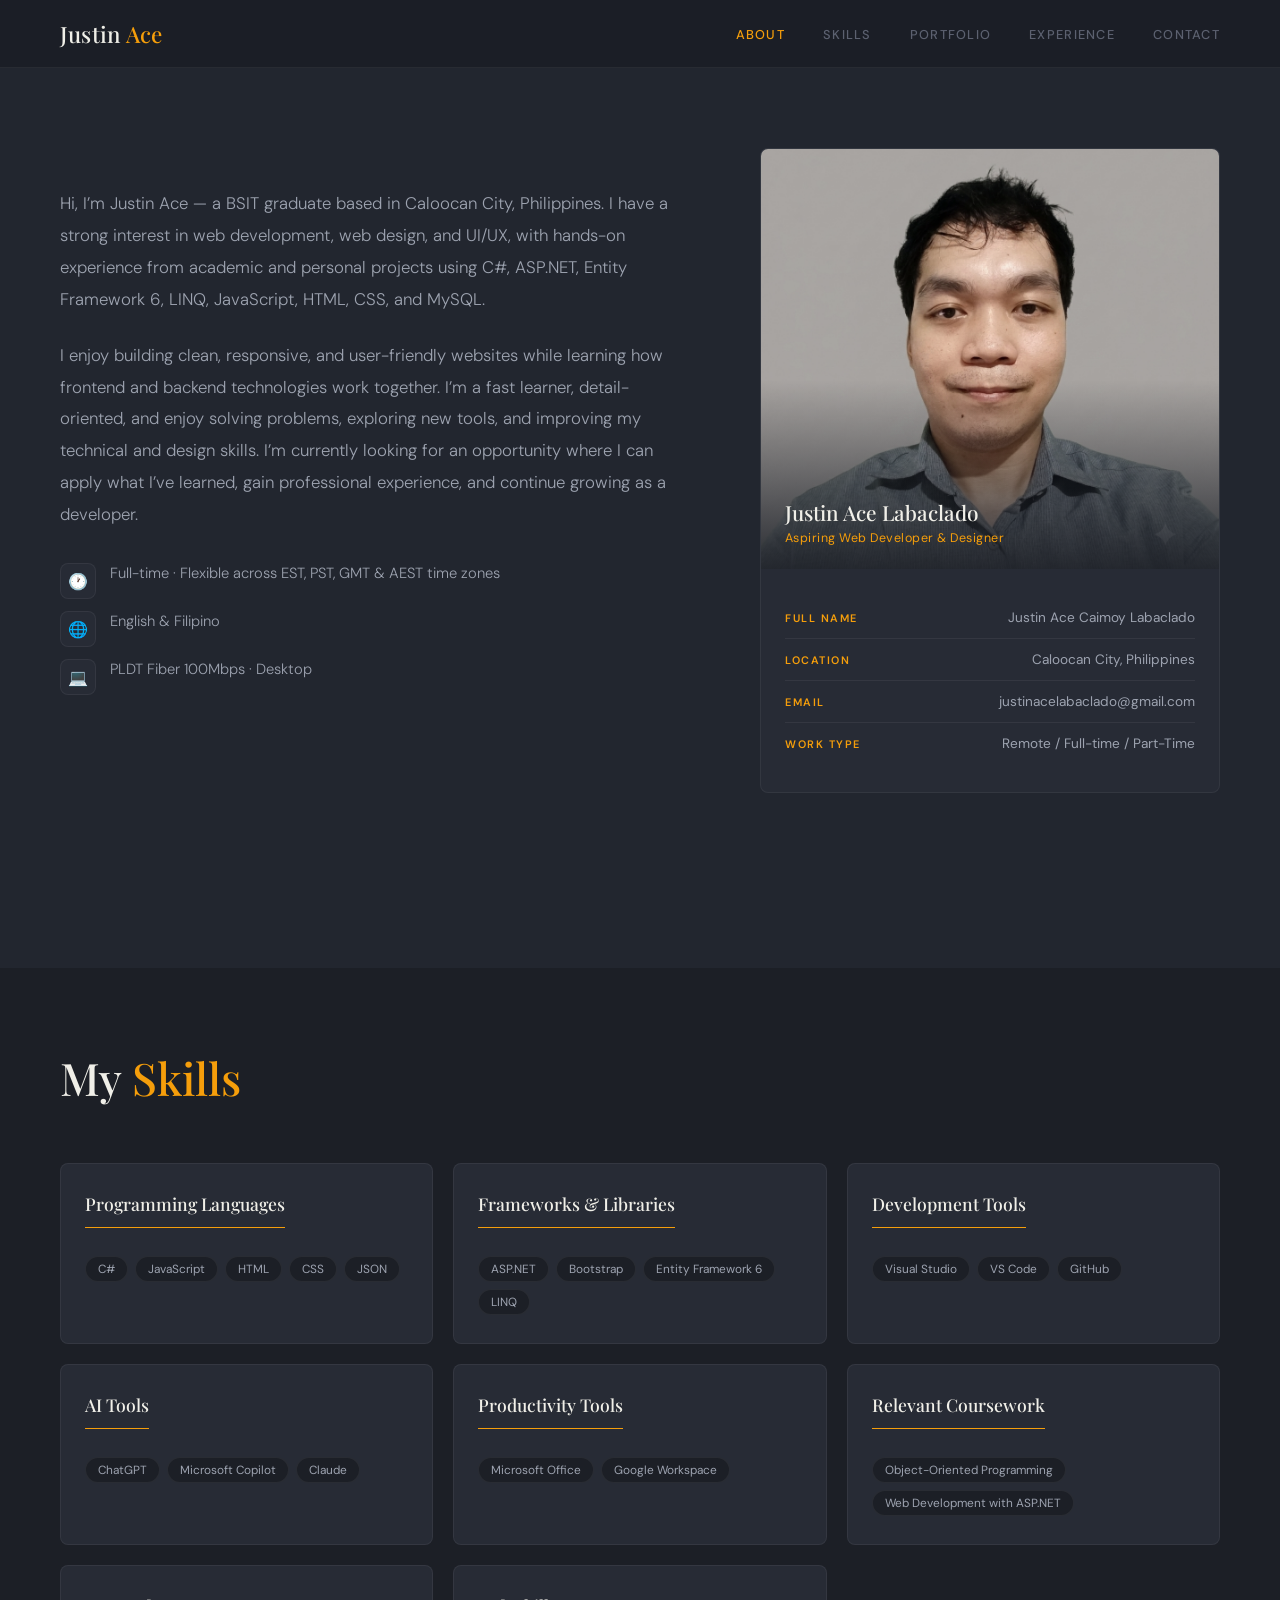
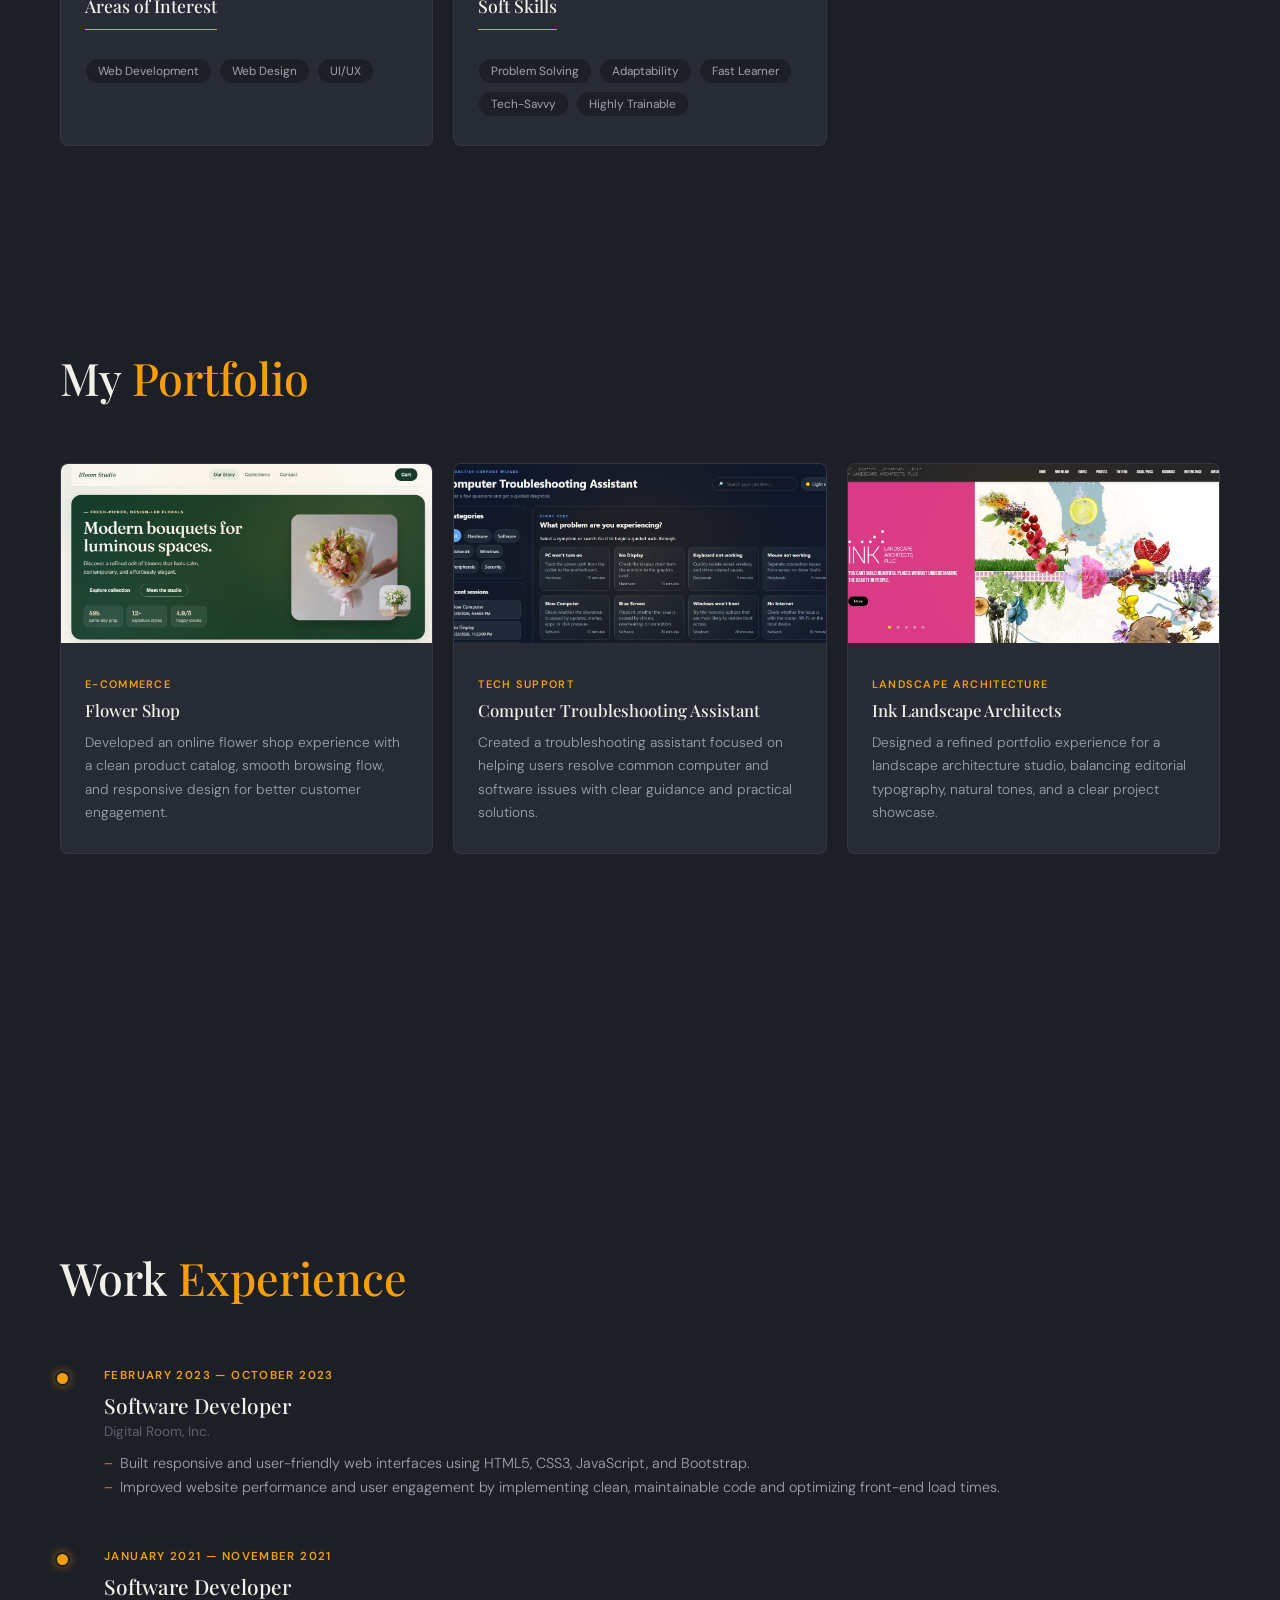
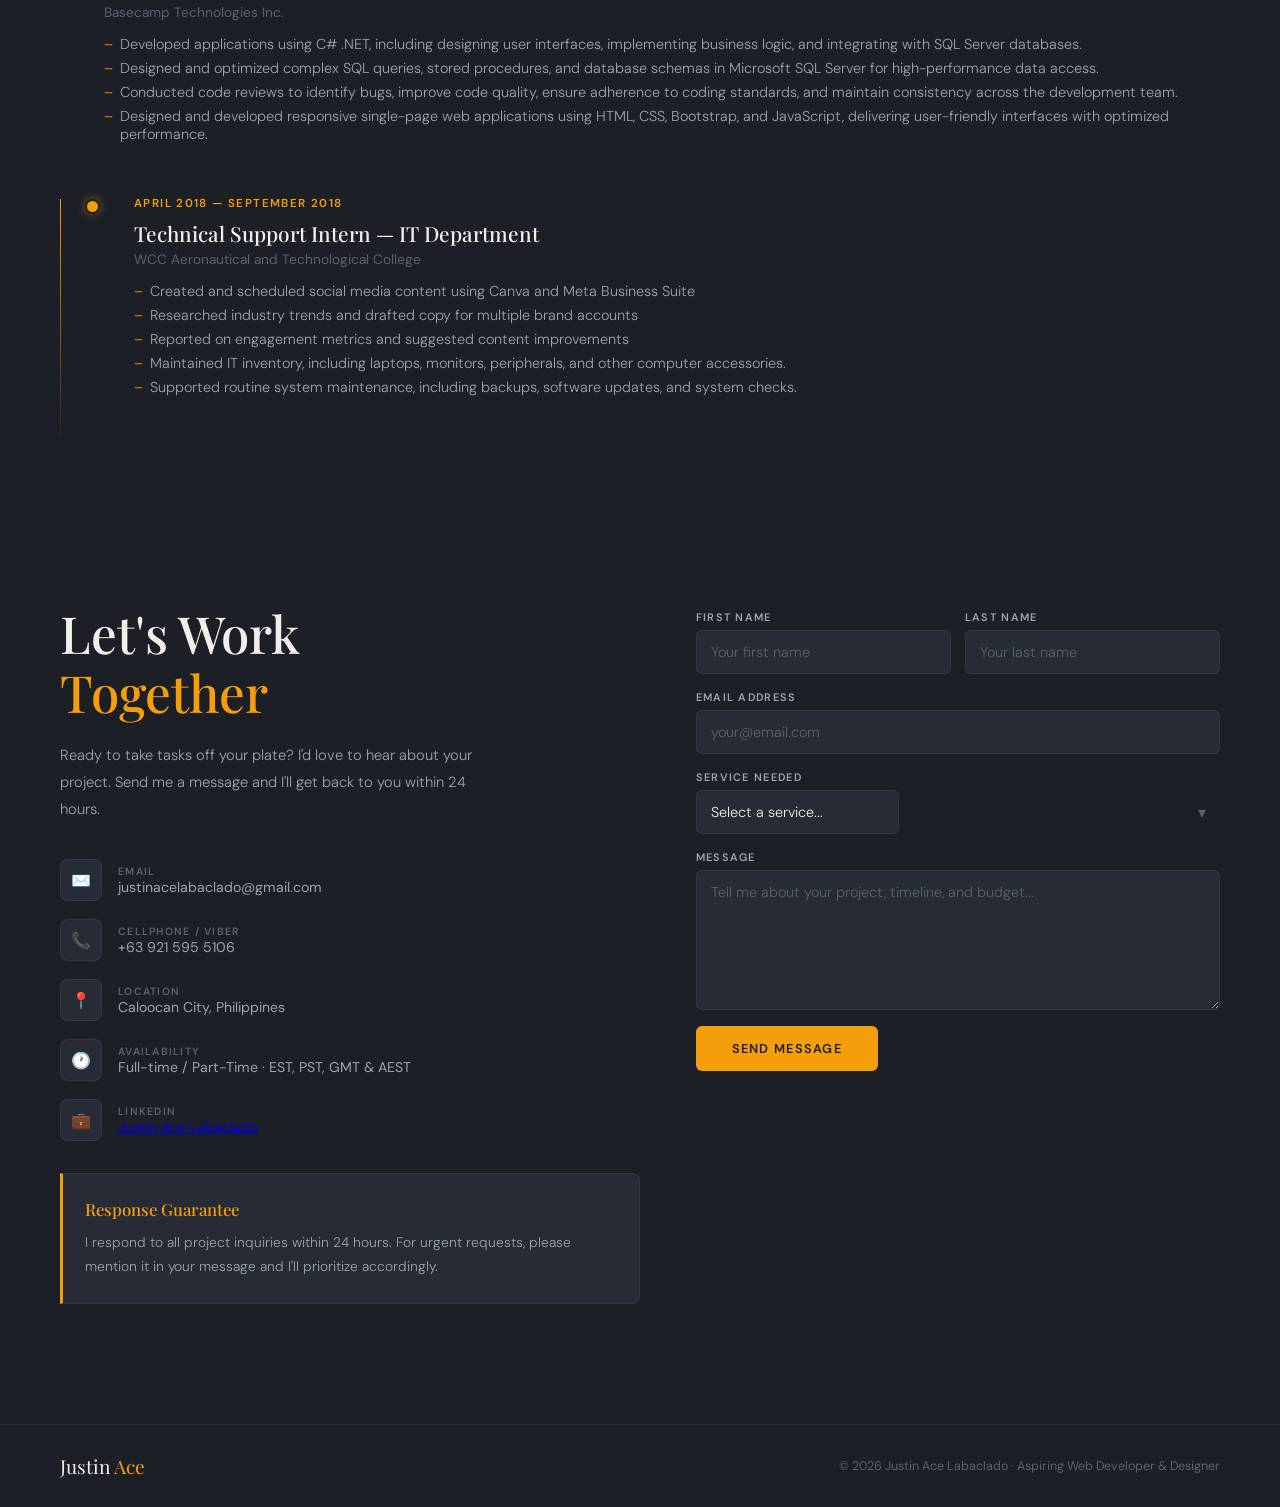
<file: index.html>
<!DOCTYPE html>
<html lang="en">
<head>
<meta charset="UTF-8">
<meta name="viewport" content="width=device-width, initial-scale=1.0">
<title>Justin Ace Labaclado — Aspiring Web Developer & Designer</title>
<link href="https://fonts.googleapis.com/css2?family=DM+Sans:wght@300;400;500;600&family=Playfair+Display:wght@400;500;600&display=swap" rel="stylesheet">
  <link rel="stylesheet" href="assets/css/variables.css">
  <link rel="stylesheet" href="assets/css/base.css">
  <link rel="stylesheet" href="assets/css/layout.css">
  <link rel="stylesheet" href="assets/css/components.css">
  <link rel="stylesheet" href="assets/css/utilities.css">
  <link rel="icon" type="image/png" href="assets/images/favicon.png">
</head>
<body>

<!-- NAV -->
<nav class="site-nav">
  <a class="nav-logo" href="#about">Justin <span>Ace</span></a>
  <button class="nav-toggle" aria-label="Toggle navigation" aria-expanded="false">
    <span></span>
    <span></span>
    <span></span>
  </button>
  <ul class="nav-links">
    <li><a href="#about" class="active">About</a></li>
    <li><a href="#skills">Skills</a></li>
    <li><a href="#portfolio">Portfolio</a></li>
    <li><a href="#experience">Experience</a></li>
    <li><a href="#contact">Contact</a></li>
  </ul>
</nav>

<!-- ABOUT -->
<section id="about">
  <div class="about-text">
    <p class="fade-up">Hi, I’m Justin Ace — a BSIT graduate based in Caloocan City, Philippines. I have a strong interest in web development, web design, and UI/UX, with hands-on experience from academic and personal projects using C#, ASP.NET, Entity Framework 6, LINQ, JavaScript, HTML, CSS, and MySQL.</p>
    <p class="fade-up">I enjoy building clean, responsive, and user-friendly websites while learning how frontend and backend technologies work together. I’m a fast learner, detail-oriented, and enjoy solving problems, exploring new tools, and improving my technical and design skills. I’m currently looking for an opportunity where I can apply what I’ve learned, gain professional experience, and continue growing as a developer.</p>
    <ul class="about-bullets fade-up">
      <li>
        <span class="bullet-icon">🕐</span>
        <span>Full-time · Flexible across EST, PST, GMT & AEST time zones</span>
      </li>
      <li>
        <span class="bullet-icon">🌐</span>
        <span>English & Filipino</span>
      </li>
      <li>
        <span class="bullet-icon">💻</span>
        <span>PLDT Fiber 100Mbps · Desktop</span>
      </li>
    </ul>
  </div>

  <div class="about-right fade-up">
    <div class="profile-card">
      <img src="./assets/images/justin_pfp.png" alt="Justin Ace Labaclado" />
      <div class="profile-card-label">
        <h3>Justin Ace Labaclado</h3>
        <span>Aspiring Web Developer & Designer</span>
      </div>
    </div>
    <div class="info-card">
      <div class="info-row">
        <span class="info-label">Full Name</span>
        <span class="info-value">Justin Ace Caimoy Labaclado</span>
      </div>
      <div class="info-row">
        <span class="info-label">Location</span>
        <span class="info-value">Caloocan City, Philippines</span>
      </div>
      <div class="info-row">
        <span class="info-label">Email</span>
        <span class="info-value">justinacelabaclado@gmail.com</span>
      </div>
      <!--
      <div class="info-row">
        <span class="info-label">LinkedIn</span>
        <span class="info-value">linkedin.com/in/justin-ace-labaclado-62a971202</span>
      </div>
      -->
      <div class="info-row">
        <span class="info-label">Work Type</span>
        <span class="info-value">Remote / Full-time / Part-Time</span>
      </div>
    </div>
  </div>
</section>

<!-- SKILLS -->
<section id="skills">
  <h2 class="section-title">My <span>Skills</span></h2>
  <div class="skills-grid">
    <div class="skill-card">
      <h4>Programming Languages</h4>
      <div class="skill-tags">
        <span class="skill-tag">C#</span>
        <span class="skill-tag">JavaScript</span>
        <span class="skill-tag">HTML</span>
        <span class="skill-tag">CSS</span>
        <span class="skill-tag">JSON</span>
      </div>
    </div>
    <div class="skill-card">
      <h4>Frameworks & Libraries</h4>
      <div class="skill-tags">
        <span class="skill-tag">ASP.NET</span>
        <span class="skill-tag">Bootstrap</span>
        <span class="skill-tag">Entity Framework 6</span>
        <span class="skill-tag">LINQ</span>
      </div>
    </div>
    <div class="skill-card">
      <h4>Development Tools</h4>
      <div class="skill-tags">
        <span class="skill-tag">Visual Studio</span>
        <span class="skill-tag">VS Code</span>
        <span class="skill-tag">GitHub</span>
      </div>
    </div>
    <div class="skill-card">
      <h4>AI Tools</h4>
      <div class="skill-tags">
        <span class="skill-tag">ChatGPT</span>
        <span class="skill-tag">Microsoft Copilot</span>
        <span class="skill-tag">Claude</span>
      </div>
    </div>
    <div class="skill-card">
      <h4>Productivity Tools</h4>
      <div class="skill-tags">
        <span class="skill-tag">Microsoft Office</span>
        <span class="skill-tag">Google Workspace</span>
      </div>
    </div>
    <div class="skill-card">
      <h4>Relevant Coursework</h4>
      <div class="skill-tags">
        <span class="skill-tag">Object-Oriented Programming</span>
        <span class="skill-tag">Web Development with ASP.NET</span>
      </div>
    </div>
    <div class="skill-card">
      <h4>Areas of Interest</h4>
      <div class="skill-tags">
        <span class="skill-tag">Web Development</span>
        <span class="skill-tag">Web Design</span>
        <span class="skill-tag">UI/UX</span>
      </div>
    </div>
    <div class="skill-card">
      <h4>Soft Skills</h4>
      <div class="skill-tags">
        <span class="skill-tag">Problem Solving</span>
        <span class="skill-tag">Adaptability</span>
        <span class="skill-tag">Fast Learner</span>
        <span class="skill-tag">Tech-Savvy</span>
        <span class="skill-tag">Highly Trainable</span>
      </div>
    </div>
  </div>
</section>

<section id="portfolio">
  <h2 class="section-title">My <span>Portfolio</span></h2>
  <div class="portfolio-grid">
    <a href="https://blooms-studio.netlify.app/" style="text-decoration: none; color: inherit; display: block;">
      <div class="portfolio-card">
        <div class="portfolio-img">
          <img src="./assets/images/bloomsstudio_img.JPG" alt="Flower Shop preview" />
        </div>
        <div class="portfolio-body">
          <div class="portfolio-tag">E-commerce</div>
          <h4>Flower Shop</h4>
          <p>Developed an online flower shop experience with a clean product catalog, smooth browsing flow, and responsive design for better customer engagement.</p>
        </div>
      </div>
    </a>
    <a href="https://techsupportwizard.netlify.app/" style="text-decoration: none; color: inherit; display: block;">
      <div class="portfolio-card">
        <div class="portfolio-img">
          <img src="./assets/images/techsuppwizard_img.JPG" alt="Computer Troubleshooting Assistant preview" />
        </div>
        <div class="portfolio-body">
          <div class="portfolio-tag">Tech Support</div>
          <h4>Computer Troubleshooting Assistant</h4>
          <p>Created a troubleshooting assistant focused on helping users resolve common computer and software issues with clear guidance and practical solutions.</p>
        </div>
      </div>
    </a>
    <a href="https://inklandscape.netlify.app/" style="text-decoration: none; color: inherit; display: block;">
      <div class="portfolio-card">
        <div class="portfolio-img">
          <img src="./assets/images/inklandscape_img.JPG" alt="Ink Landscape Architects preview" />
        </div>
        <div class="portfolio-body">
          <div class="portfolio-tag">Landscape Architecture</div>
          <h4>Ink Landscape Architects</h4>
          <p>Designed a refined portfolio experience for a landscape architecture studio, balancing editorial typography, natural tones, and a clear project showcase.</p>
        </div>
      </div>
    </a>
  </div>
</section>

<!-- EXPERIENCE -->
<section id="experience">
  <h2 class="section-title">Work <span>Experience</span></h2>
  
    <div class="timeline-item">
      <div class="timeline-date">February 2023 — October 2023</div>
      <h3>Software Developer</h3>
      <div class="timeline-company">Digital Room, Inc.</div>
      <ul>
        <li>Built responsive and user-friendly web interfaces using HTML5, CSS3, JavaScript, and Bootstrap.</li>
        <li>Improved website performance and user engagement by implementing clean, maintainable code and optimizing front-end load times. </li>
      </ul>
    </div>
    <div class="timeline-item">
      <div class="timeline-date">January 2021 — November 2021</div>
      <h3>Software Developer</h3>
      <div class="timeline-company">Basecamp Technologies Inc.</div>
      <ul>
        <li>Developed applications using C# .NET, including designing user interfaces, implementing business logic, and integrating with SQL Server databases. </li>
        <li>Designed and optimized complex SQL queries, stored procedures, and database schemas in Microsoft SQL Server for high-performance data access.</li>
        <li>Conducted code reviews to identify bugs, improve code quality, ensure adherence to coding standards, and maintain consistency across the development team.</li>
        <li>Designed and developed responsive single-page web applications using HTML, CSS, Bootstrap, and JavaScript, delivering user-friendly interfaces with optimized performance.</li>
      </ul>
    </div>
  <div class="timeline">
    <div class="timeline-item">
      <div class="timeline-date">April 2018 — September 2018</div>
      <h3>Technical Support Intern — IT Department</h3>
      <div class="timeline-company">WCC Aeronautical and Technological College</div>
      <ul>
        <li>Created and scheduled social media content using Canva and Meta Business Suite</li>
        <li>Researched industry trends and drafted copy for multiple brand accounts</li>
        <li>Reported on engagement metrics and suggested content improvements</li>
        <li>Maintained IT inventory, including laptops, monitors, peripherals, and other computer accessories.</li>
        <li>Supported routine system maintenance, including backups, software updates, and system checks.</li>
      </ul>
    </div>
  </div>
</section>

<!-- CONTACT -->
<section id="contact">
  <div class="contact-layout">
    <div>
      <h2 class="contact-title">Let's Work<br><span>Together</span></h2>
      <p class="contact-subtitle">Ready to take tasks off your plate? I'd love to hear about your project. Send me a message and I'll get back to you within 24 hours.</p>

      <div class="contact-info-list">
        <div class="contact-info-item">
          <div class="contact-icon">✉️</div>
          <div>
            <div class="ci-label">Email</div>
            <div class="ci-value">justinacelabaclado@gmail.com</div>
          </div>
        </div>
        <div class="contact-info-item">
          <div class="contact-icon">📞</div>
          <div>
            <div class="ci-label">Cellphone / Viber</div>
            <div class="ci-value">+63 921 595 5106</div>
          </div>
        </div>
        <div class="contact-info-item">
          <div class="contact-icon">📍</div>
          <div>
            <div class="ci-label">Location</div>
            <div class="ci-value">Caloocan City, Philippines</div>
          </div>
        </div>
        <div class="contact-info-item">
          <div class="contact-icon">🕐</div>
          <div>
            <div class="ci-label">Availability</div>
            <div class="ci-value">Full-time / Part-Time · EST, PST, GMT & AEST</div>
          </div>
        </div>
        <div class="contact-info-item">
          <div class="contact-icon">💼</div>
          <div>
            <div class="ci-label">LinkedIn</div>
            <div class="ci-value"><a href="https://www.linkedin.com/in/justin-ace-labaclado" target="_blank">Justin Ace Labaclado</a></div>
          </div>
        </div>
      </div>

      <div class="guarantee-box">
        <h4>Response Guarantee</h4>
        <p>I respond to all project inquiries within 24 hours. For urgent requests, please mention it in your message and I'll prioritize accordingly.</p>
      </div>
    </div>

    <form class="contact-form" id="contact-form">
      <div class="form-row">
        <div class="form-group">
          <label for="first-name">First Name</label>
          <input id="first-name" name="firstName" type="text" placeholder="Your first name" autocomplete="given-name" required>
        </div>
        <div class="form-group">
          <label for="last-name">Last Name</label>
          <input id="last-name" name="lastName" type="text" placeholder="Your last name" autocomplete="family-name" required>
        </div>
      </div>
      <div class="form-group">
        <label for="email">Email Address</label>
        <input id="email" name="email" type="email" placeholder="your@email.com" autocomplete="email" required>
      </div>
      <div class="form-group">
        <label for="service">Service Needed</label>
        <div class="select-wrap">
          <select id="service" name="service" required>
            <option value="">Select a service...</option>
            <option>Web Development</option>
            <option>Web Design</option>
            <option>UI/UX Design</option>
            <option>Technical Support</option>
            <option>General Virtual Assistance</option>
          </select>
        </div>
      </div>
      <div class="form-group">
        <label for="message">Message</label>
        <textarea id="message" name="message" placeholder="Tell me about your project, timeline, and budget..." required></textarea>
      </div>
      <button class="btn-send" type="submit">Send Message</button>
      <p class="form-status" id="form-status" role="status" aria-live="polite"></p>
    </form>
  </div>
</section>

<footer>
  <span class="logo">Justin <span>Ace</span></span>
  <p>© 2026 Justin Ace Labaclado · Aspiring Web Developer & Designer</p>
</footer>

<script>
  // Active nav highlight on scroll
  const sections = document.querySelectorAll('section');
  const navLinks = document.querySelectorAll('.nav-links a');
  const nav = document.querySelector('.site-nav');
  const navToggle = document.querySelector('.nav-toggle');

  const setActiveLink = () => {
    let current = '';
    sections.forEach(s => {
      if (window.scrollY >= s.offsetTop - 100) current = s.getAttribute('id');
    });
    navLinks.forEach(a => {
      a.classList.remove('active');
      if (a.getAttribute('href') === '#' + current) a.classList.add('active');
    });
  };

  window.addEventListener('scroll', setActiveLink);
  setActiveLink();

  navToggle?.addEventListener('click', () => {
    const isOpen = nav.classList.toggle('open');
    navToggle.setAttribute('aria-expanded', String(isOpen));
  });

  navLinks.forEach(link => {
    link.addEventListener('click', () => {
      nav?.classList.remove('open');
      navToggle?.setAttribute('aria-expanded', 'false');
    });
  });

  document.querySelector('#contact-form')?.addEventListener('submit', (event) => {
    event.preventDefault();
    const form = event.currentTarget;

    if (!form.checkValidity()) {
      form.reportValidity();
      return;
    }

    const formData = new FormData(form);
    const subject = `Portfolio inquiry: ${formData.get('service')}`;
    const body = [
      `Name: ${formData.get('firstName')} ${formData.get('lastName')}`,
      `Email: ${formData.get('email')}`,
      `Service: ${formData.get('service')}`,
      '',
      formData.get('message')
    ].join('\n');

    window.location.href = `mailto:justinacelabaclado@gmail.com?subject=${encodeURIComponent(subject)}&body=${encodeURIComponent(body)}`;
  });
</script>

</body>
</html>
</file>
<file: assets/css/variables.css>
:root {
  --bg-deep:    #1c1f26;
  --bg-mid:     #22262f;
  --bg-card:    #272b35;
  --bg-card2:   #2d3240;
  --slate:      #3a3f4e;
  --amber:      #f59e0b;
  --amber-dim:  #d97706;
  --amber-soft: rgba(245,158,11,0.12);
  --amber-glow: rgba(245,158,11,0.08);
  --text-white: #f0efe8;
  --text-mid:   #9da3b0;
  --text-light: #5c6170;
  --border:     rgba(245,158,11,0.14);
  --border-mid: rgba(255,255,255,0.06);
}
</file>
<file: assets/css/base.css>
* { margin: 0; padding: 0; box-sizing: border-box; }
html { scroll-behavior: smooth; }

body {
  font-family: 'DM Sans', sans-serif;
  background: var(--bg-deep);
  color: var(--text-white);
  overflow-x: hidden;
}

/* subtle noise texture */
body::before {
  content: '';
  position: fixed; inset: 0;
  background-image: url("data:image/svg+xml,%3Csvg viewBox='0 0 200 200' xmlns='http://www.w3.org/2000/svg'%3E%3Cfilter id='n'%3E%3CfeTurbulence type='fractalNoise' baseFrequency='0.9' numOctaves='4' stitchTiles='stitch'/%3E%3C/filter%3E%3Crect width='100%25' height='100%25' filter='url(%23n)' opacity='0.03'/%3E%3C/svg%3E");
  pointer-events: none; z-index: 0; opacity: 0.4;
}

section, nav, footer { position: relative; z-index: 1; }

/* global section spacing */
section { min-height: 100vh; padding: 80px 60px; }

@media (max-width: 900px) {
  section { padding: 60px 24px; }
}

@media (max-width: 600px) {
  section { padding: 48px 18px; }
}
</file>
<file: assets/css/layout.css>
/* NAV */
nav {
  background: rgba(28,31,38,0.95);
  backdrop-filter: blur(20px);
  border-bottom: 1px solid var(--border-mid);
  padding: 0 60px;
  display: flex; align-items: center; justify-content: space-between;
  height: 68px; position: sticky; top: 0; z-index: 100;
}

.nav-logo {
  font-family: 'Playfair Display', serif;
  font-size: 1.4rem; font-weight: 500;
  color: var(--text-white);
  letter-spacing: 0.01em;
  text-decoration: none;
}

.nav-logo span { color: var(--amber); }

.nav-toggle {
  display: none;
  flex-direction: column;
  gap: 4px;
  background: transparent;
  border: 0;
  padding: 6px;
  cursor: pointer;
}

.nav-toggle span {
  display: block;
  width: 22px; height: 2px;
  background: var(--text-white);
  border-radius: 999px;
  transition: transform 0.25s ease, opacity 0.25s ease;
}

.nav-links { display: flex; gap: 38px; list-style: none; flex-wrap: wrap; }

.nav-links a {
  font-family: 'DM Sans', sans-serif;
  font-size: 0.8rem; font-weight: 500;
  letter-spacing: 0.1em; text-transform: uppercase;
  color: var(--text-light); text-decoration: none;
  transition: color 0.2s, background-color 0.2s;
}

.nav-links a:hover, .nav-links a.active { color: var(--amber); }

/* Section-level layouts */
#about {
  display: grid; grid-template-columns: 1fr 460px;
  gap: 80px; align-items: start;
  background: var(--bg-mid);
}

.contact-layout {
  display: grid;
  grid-template-columns: 1.05fr 0.95fr;
  gap: 56px;
  align-items: start;
}

.skills-grid { display: grid; grid-template-columns: repeat(3, 1fr); gap: 20px; }
.portfolio-grid { display: grid; grid-template-columns: repeat(3, 1fr); gap: 20px; }

/* responsive layout tweaks */
@media (max-width: 1000px) {
  #about { grid-template-columns: 1fr 400px; gap: 48px; }
}

@media (max-width: 900px) {
  nav {
    padding: 16px 24px;
    height: auto;
    flex-wrap: wrap;
    gap: 12px;
  }
  .nav-logo { width: 100%; }
  .nav-toggle { display: flex; margin-left: auto; }
  .nav-links {
    display: none;
    width: 100%;
    flex-direction: column;
    gap: 10px;
    padding: 6px 0 2px;
  }
  nav.open .nav-links {
    display: flex;
  }
  .nav-links a {
    display: block;
    padding: 10px 12px;
    border: 1px solid rgba(255,255,255,0.08);
    border-radius: 999px;
    background: rgba(255,255,255,0.04);
  }
  .nav-links a:hover, .nav-links a.active {
    background: rgba(245,158,11,0.14);
    color: var(--amber);
  }
  nav.open .nav-toggle span:nth-child(1) {
    transform: translateY(6px) rotate(45deg);
  }
  nav.open .nav-toggle span:nth-child(2) {
    opacity: 0;
  }
  nav.open .nav-toggle span:nth-child(3) {
    transform: translateY(-6px) rotate(-45deg);
  }
  #about { grid-template-columns: 1fr; gap: 40px; }
  .skills-grid, .portfolio-grid { grid-template-columns: 1fr 1fr; }
  .contact-layout { grid-template-columns: 1fr; gap: 40px; }
}

@media (max-width: 600px) {
  nav { padding: 14px 18px; }
  .skills-grid, .portfolio-grid { grid-template-columns: 1fr; }
  .contact-layout { gap: 32px; }
}
</file>
<file: assets/css/components.css>
/* Typography & titles */
.section-title {
  font-family: 'Playfair Display', serif;
  font-size: 2.8rem; font-weight: 500;
  color: var(--text-white); margin-bottom: 56px;
}

@media (max-width: 900px) {
  .section-title { font-size: 2.3rem; margin-bottom: 36px; }
}

@media (max-width: 600px) {
  .section-title { font-size: 2rem; margin-bottom: 28px; }
}

.section-title span { color: var(--amber); }

/* ABOUT */
.about-text { padding-top: 40px; }

@media (max-width: 900px) {
  .about-text { padding-top: 0; }
}

.about-text p {
  font-size: 1.05rem; line-height: 1.9;
  color: var(--text-mid); margin-bottom: 24px; font-weight: 300;
}

@media (max-width: 900px) {
  .about-text p { font-size: 1rem; }
}

.about-bullets {
  list-style: none; margin-top: 32px;
  display: flex; flex-direction: column; gap: 12px;
}

.about-bullets li {
  display: flex; align-items: flex-start; gap: 14px;
  font-size: 0.92rem; color: var(--text-mid); font-weight: 300;
}

.bullet-icon {
  width: 36px; height: 36px; flex-shrink: 0;
  background: var(--bg-card); border: 1px solid var(--border-mid);
  border-radius: 8px;
  display: flex; align-items: center; justify-content: center; font-size: 1rem;
}

/* Profile card */
.profile-card {
  background: var(--bg-card); border: 1px solid var(--border-mid);
  border-bottom: none; border-radius: 8px 8px 0 0;
  overflow: hidden; position: relative;
}

.profile-card img {
  width: 100%; height: 420px; object-fit: cover; display: block;
  filter: grayscale(15%) saturate(0.9);
}

@media (max-width: 900px) {
  .profile-card img { height: 340px; }
}

@media (max-width: 600px) {
  .profile-card img { height: 280px; }
}

.profile-card::after {
  content: ''; position: absolute; inset: 0;
  background: linear-gradient(180deg, transparent 55%, rgba(28,31,38,0.9) 100%);
  pointer-events: none;
}

.profile-card-label {
  position: absolute; bottom: 0; left: 0; right: 0;
  padding: 22px 24px; z-index: 2;
}

.profile-card-label h3 {
  font-family: 'Playfair Display', serif;
  font-size: 1.3rem; font-weight: 500; color: var(--text-white);
}

.profile-card-label span {
  font-size: 0.78rem; color: var(--amber); font-weight: 400; letter-spacing: 0.04em;
}

.info-card {
  background: var(--bg-card); padding: 28px 24px;
  border: 1px solid var(--border-mid); border-top: none;
  border-radius: 0 0 8px 8px;
}

.info-row {
  display: flex; justify-content: space-between; align-items: center;
  padding: 12px 0; border-bottom: 1px solid var(--border-mid); gap: 20px;
}

@media (max-width: 600px) {
  .info-row {
    flex-direction: column;
    align-items: flex-start;
    gap: 6px;
  }

  .info-label { min-width: unset; }
  .info-value { text-align: left; }
}

.info-row:last-child { border-bottom: none; }

.info-label {
  font-size: 0.68rem; font-weight: 600;
  letter-spacing: 0.14em; text-transform: uppercase;
  color: var(--amber); min-width: 90px;
}

.info-value {
  font-size: 0.85rem; color: var(--text-mid);
  font-weight: 400; text-align: right;
}

/* SKILLS */
.skill-card {
  background: var(--bg-card); border: 1px solid var(--border-mid);
  padding: 28px 24px; border-radius: 8px;
  transition: transform 0.25s, box-shadow 0.25s, border-color 0.25s;
}

.skill-card:hover {
  transform: translateY(-5px);
  box-shadow: 0 16px 48px rgba(0,0,0,0.3), 0 0 0 1px rgba(245,158,11,0.2);
  border-color: rgba(245,158,11,0.25);
}

.skill-card h4 {
  font-family: 'Playfair Display', serif;
  font-size: 1.1rem; font-weight: 500;
  color: var(--text-white);
  margin-bottom: 14px; padding-bottom: 12px;
  border-bottom: 1px solid var(--amber); display: inline-block;
}

.skill-tags { display: flex; flex-wrap: wrap; gap: 7px; margin-top: 14px; }

.skill-tag {
  font-size: 0.74rem; background: var(--bg-deep);
  color: var(--text-mid); border: 1px solid var(--border-mid);
  padding: 4px 12px; border-radius: 20px;
  font-weight: 400; transition: border-color 0.2s, color 0.2s;
}

.skill-card:hover .skill-tag { border-color: rgba(245,158,11,0.18); color: var(--text-white); }

/* PORTFOLIO */
.portfolio-grid > a {
  display: flex !important;
}

.portfolio-card {
  background: var(--bg-card); border: 1px solid var(--border-mid);
  border-radius: 8px; overflow: hidden;
  width: 100%; height: 100%; display: flex; flex-direction: column;
  transition: transform 0.25s, box-shadow 0.25s, border-color 0.25s;
}

.portfolio-card:hover {
  transform: translateY(-5px);
  box-shadow: 0 16px 48px rgba(0,0,0,0.3), 0 0 0 1px rgba(245,158,11,0.2);
  border-color: rgba(245,158,11,0.2);
}

.portfolio-img {
  width: 100%; height: 180px; background: var(--bg-deep);
  display: flex; align-items: center; justify-content: center;
  font-size: 2.5rem; border-bottom: 1px solid var(--border-mid);
  position: relative; overflow: hidden;
}

.portfolio-img img {
  width: 100%; height: 100%; object-fit: cover; display: block;
}

.portfolio-img::after {
  content: ''; position: absolute; inset: 0;
  background: radial-gradient(circle at center, var(--amber-glow) 0%, transparent 70%);
}

.portfolio-body { padding: 28px 24px; flex: 1; }

.portfolio-tag {
  font-size: 0.68rem; font-weight: 600;
  letter-spacing: 0.12em; text-transform: uppercase;
  color: var(--amber); margin-bottom: 8px;
}

.portfolio-body h4 {
  font-family: 'Playfair Display', serif;
  font-size: 1.05rem; font-weight: 500;
  color: var(--text-white); margin-bottom: 10px;
}

.portfolio-body p {
  font-size: 0.86rem; color: var(--text-mid); line-height: 1.7; font-weight: 300;
}

/* EXPERIENCE / TIMELINE */
.timeline {
  display: flex; flex-direction: column; gap: 0;
  position: relative; padding-left: 30px;
}

@media (max-width: 600px) {
  .timeline { padding-left: 20px; }
  .timeline-item { padding: 0 0 36px 28px; }
}

.timeline::before {
  content: ''; position: absolute; left: 0; top: 8px; bottom: 8px;
  width: 1px;
  background: linear-gradient(to bottom, var(--amber), rgba(245,158,11,0.05));
}

.timeline-item { position: relative; padding: 0 0 48px 44px; }

.timeline-item::before {
  content: ''; position: absolute; left: -5px; top: 8px;
  width: 11px; height: 11px; border-radius: 50%;
  background: var(--amber); border: 2px solid var(--bg-deep);
  box-shadow: 0 0 10px rgba(245,158,11,0.5);
}

.timeline-date {
  font-size: 0.72rem; font-weight: 600;
  letter-spacing: 0.12em; text-transform: uppercase;
  color: var(--amber); margin-bottom: 8px;
}

.timeline-item h3 {
  font-family: 'Playfair Display', serif;
  font-size: 1.3rem; font-weight: 500;
  color: var(--text-white); margin-bottom: 4px;
}

.timeline-company {
  font-size: 0.85rem; color: var(--text-light); margin-bottom: 14px;
}

.timeline-item ul { list-style: none; display: flex; flex-direction: column; gap: 6px; }

.timeline-item ul li {
  font-size: 0.9rem; color: var(--text-mid);
  font-weight: 300; padding-left: 16px; position: relative;
}

.timeline-item ul li::before {
  content: '–'; position: absolute; left: 0;
  color: var(--amber); font-size: 0.9rem;
}

/* CONTACT */
.contact-title {
  font-family: 'Playfair Display', serif;
  font-size: 3.2rem; font-weight: 500;
  color: var(--text-white); line-height: 1.15; margin-bottom: 20px;
}

@media (max-width: 900px) {
  .contact-title { font-size: 2.4rem; margin-bottom: 14px; }
}

@media (max-width: 600px) {
  .contact-title { font-size: 2rem; }
}

.contact-title span { color: var(--amber); }

.contact-subtitle {
  font-size: 0.92rem; color: var(--text-mid);
  line-height: 1.85; font-weight: 300; margin-bottom: 36px; max-width: 440px;
}

@media (max-width: 900px) {
  .contact-subtitle { max-width: none; margin-bottom: 28px; }
}

.contact-info-list { display: flex; flex-direction: column; gap: 18px; margin-bottom: 32px; }

.contact-info-item { display: flex; align-items: center; gap: 16px; }

.contact-icon {
  width: 42px; height: 42px; background: var(--bg-card);
  border: 1px solid var(--border-mid); border-radius: 8px;
  display: flex; align-items: center; justify-content: center;
  font-size: 1rem; flex-shrink: 0;
}

.contact-info-item .ci-label {
  font-size: 0.66rem; font-weight: 600;
  letter-spacing: 0.12em; text-transform: uppercase; color: var(--text-light);
}

.contact-info-item .ci-value {
  font-size: 0.88rem; color: var(--text-mid); font-weight: 400;
}

.guarantee-box {
  background: var(--bg-card); border: 1px solid var(--border-mid);
  border-left: 3px solid var(--amber);
  padding: 24px 24px 24px 22px; border-radius: 0 8px 8px 0; margin-top: 8px;
}

.guarantee-box h4 {
  font-family: 'Playfair Display', serif;
  font-size: 1.05rem; font-weight: 500;
  color: var(--amber); margin-bottom: 10px;
}

.guarantee-box p {
  font-size: 0.86rem; color: var(--text-mid); line-height: 1.75; font-weight: 300;
}

/* FORM */
.contact-form {
  display: flex; flex-direction: column; gap: 16px;
  margin-top: 6px;
}

@media (max-width: 900px) {
  .contact-form { margin-top: 0; }
}

.form-row { display: grid; grid-template-columns: 1fr 1fr; gap: 14px; }

@media (max-width: 600px) {
  .form-row { grid-template-columns: 1fr; }
}

.form-group { display: flex; flex-direction: column; gap: 6px; }

.form-group label {
  font-size: 0.68rem; font-weight: 600;
  letter-spacing: 0.12em; text-transform: uppercase; color: var(--text-mid);
}

.form-group input,
.form-group select,
.form-group textarea {
  font-family: 'DM Sans', sans-serif;
  font-size: 0.9rem; font-weight: 300;
  color: var(--text-white); background: var(--bg-card);
  border: 1px solid var(--border-mid); border-radius: 6px;
  padding: 12px 14px; outline: none;
  transition: border-color 0.2s, box-shadow 0.2s; appearance: none;
}

.form-group input:focus,
.form-group select:focus,
.form-group textarea:focus {
  border-color: var(--amber);
  box-shadow: 0 0 0 3px var(--amber-soft);
}

.form-group input::placeholder, .form-group textarea::placeholder { color: var(--text-light); }

.form-group select option { background: var(--bg-card); }

.form-group textarea { resize: vertical; min-height: 140px; }

.select-wrap { position: relative; }

.select-wrap::after {
  content: '▾'; position: absolute; right: 14px; top: 50%;
  transform: translateY(-50%); color: var(--text-light); pointer-events: none;
}

.btn-send {
  background: var(--amber); color: var(--bg-deep);
  border: none; padding: 14px 36px;
  font-family: 'DM Sans', sans-serif;
  font-size: 0.8rem; font-weight: 600;
  letter-spacing: 0.1em; text-transform: uppercase;
  cursor: pointer; border-radius: 6px; align-self: flex-start;
  transition: background 0.2s, box-shadow 0.2s;
}

@media (max-width: 600px) {
  .btn-send {
    width: 100%;
    text-align: center;
    align-self: stretch;
  }
}

.btn-send:hover {
  background: var(--amber-dim);
  box-shadow: 0 6px 24px rgba(245,158,11,0.3);
}

.form-status {
  min-height: 1.2em;
  font-size: 0.8rem;
  color: var(--text-mid);
}

/* FOOTER */
footer {
  background: var(--bg-deep); border-top: 1px solid var(--border-mid);
  padding: 28px 60px;
  display: flex; justify-content: space-between; align-items: center;
}

footer .logo {
  font-family: 'Playfair Display', serif;
  font-size: 1.2rem; color: var(--text-white);
}

footer .logo span { color: var(--amber); }

footer p { font-size: 0.78rem; color: var(--text-light); }

@media (max-width: 900px) {
  footer { padding: 24px; flex-direction: column; gap: 10px; text-align: center; }
}
</file>
<file: assets/css/utilities.css>
/* Small helpers, utilities and animations */
.fade-up { opacity: 0; animation: fadeUp 0.65s ease forwards; }
.fade-up:nth-child(1) { animation-delay: 0.1s; }
.fade-up:nth-child(2) { animation-delay: 0.25s; }
.fade-up:nth-child(3) { animation-delay: 0.4s; }
.fade-up:nth-child(4) { animation-delay: 0.55s; }

@keyframes fadeUp {
  from { opacity: 0; transform: translateY(22px); }
  to   { opacity: 1; transform: translateY(0); }
}

/* utility typography */
.info-label, .portfolio-tag, .timeline-date { display: inline-block; }

/* preserve some small layout utilities that are reused */
.btn { padding: 8px 12px; border-radius: 6px; }
</file>
